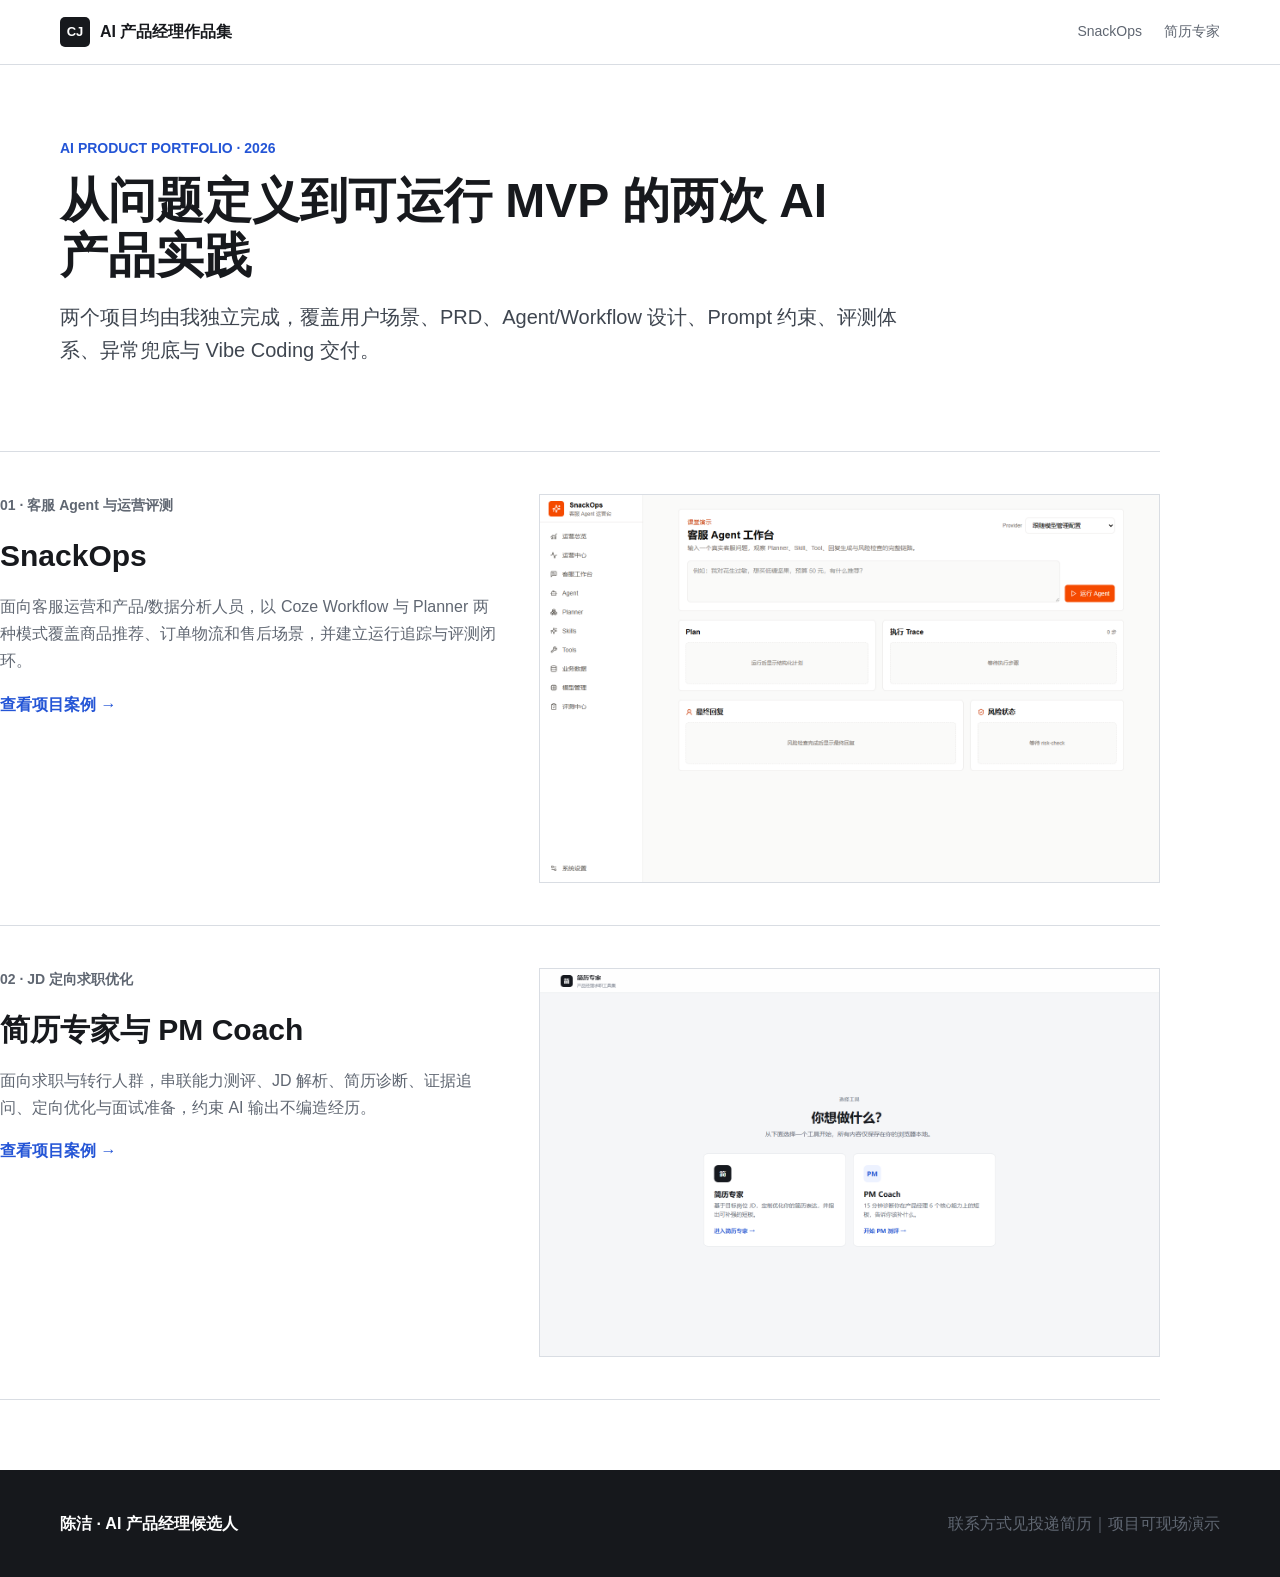
<file: index.html>
<!doctype html>
<html lang="zh-CN">
<head>
  <meta charset="utf-8">
  <meta name="viewport" content="width=device-width, initial-scale=1">
  <meta name="description" content="陈洁的 AI 产品经理项目作品集，包含电商客服 Agent 与基于目标 JD 的求职优化 Agent。">
  <title>陈洁｜AI 产品经理项目作品集</title>
  <link rel="stylesheet" href="assets/styles.css">
</head>
<body data-project="resume">
  <a class="skip-link" href="#main">跳到主要内容</a>
  <header class="site-header">
    <nav class="nav" aria-label="主要导航">
      <a class="brand" href="./"><span class="brand-mark">CJ</span><span>AI 产品经理作品集</span></a>
      <div class="nav-links">
        <a href="snackops/">SnackOps</a>
        <a href="resume-expert/">简历专家</a>
      </div>
    </nav>
  </header>

  <main id="main">
    <section class="index-head">
      <div class="container">
        <p class="eyebrow">AI PRODUCT PORTFOLIO · 2026</p>
        <h1>从问题定义到可运行 MVP 的两次 AI 产品实践</h1>
        <p class="lead">两个项目均由我独立完成，覆盖用户场景、PRD、Agent/Workflow 设计、Prompt 约束、评测体系、异常兜底与 Vibe Coding 交付。</p>
      </div>
    </section>

    <section class="container project-list" aria-label="项目列表">
      <a class="project-row" href="snackops/">
        <div>
          <p class="eyebrow">01 · 客服 Agent 与运营评测</p>
          <h2>SnackOps</h2>
          <p>面向客服运营和产品/数据分析人员，以 Coze Workflow 与 Planner 两种模式覆盖商品推荐、订单物流和售后场景，并建立运行追踪与评测闭环。</p>
          <span class="text-link">查看项目案例 →</span>
        </div>
        <img src="assets/snackops-workbench.png" alt="SnackOps 客服 Agent 工作台">
      </a>

      <a class="project-row" href="resume-expert/">
        <div>
          <p class="eyebrow">02 · JD 定向求职优化</p>
          <h2>简历专家与 PM Coach</h2>
          <p>面向求职与转行人群，串联能力测评、JD 解析、简历诊断、证据追问、定向优化与面试准备，约束 AI 输出不编造经历。</p>
          <span class="text-link">查看项目案例 →</span>
        </div>
        <img src="assets/resume-home.png" alt="简历专家与 PM Coach 产品首页">
      </a>
    </section>
  </main>

  <footer class="footer">
    <div class="container"><strong>陈洁 · AI 产品经理候选人</strong><span>联系方式见投递简历｜项目可现场演示</span></div>
  </footer>
</body>
</html>
</file>
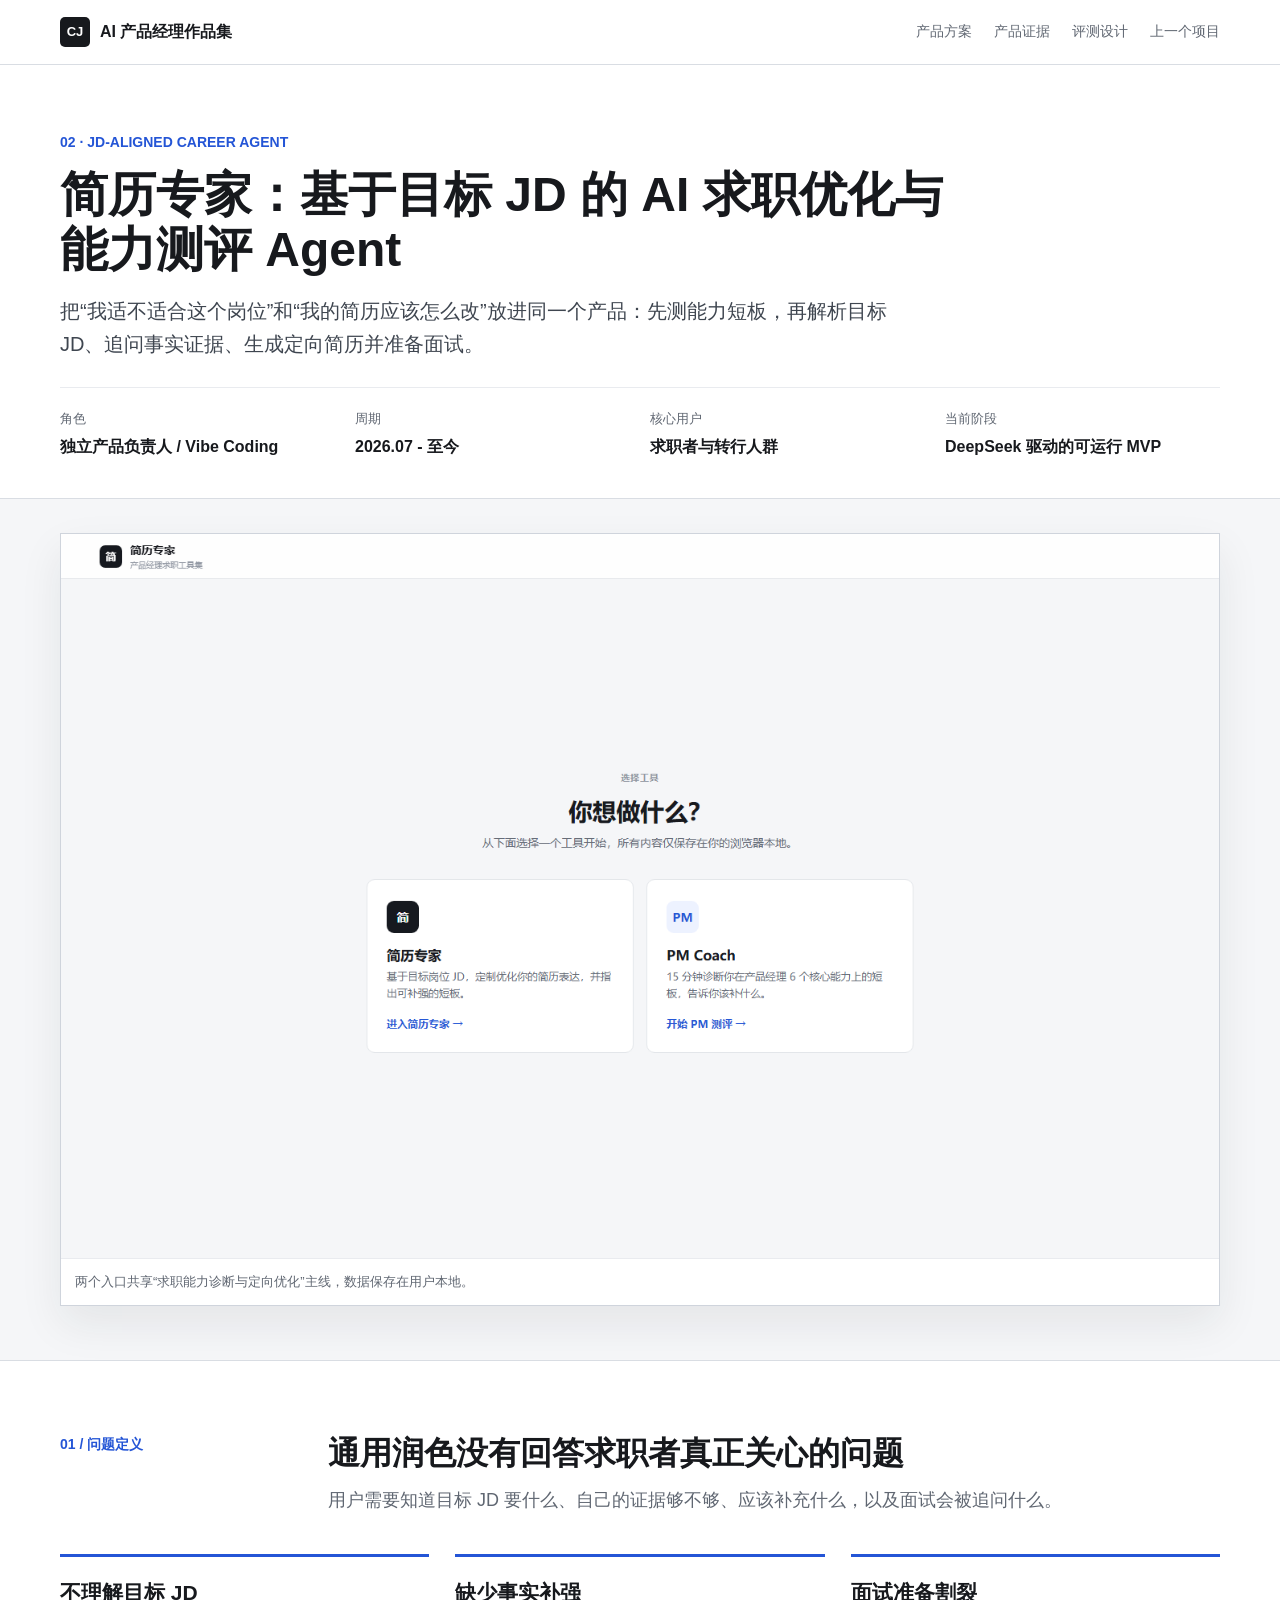
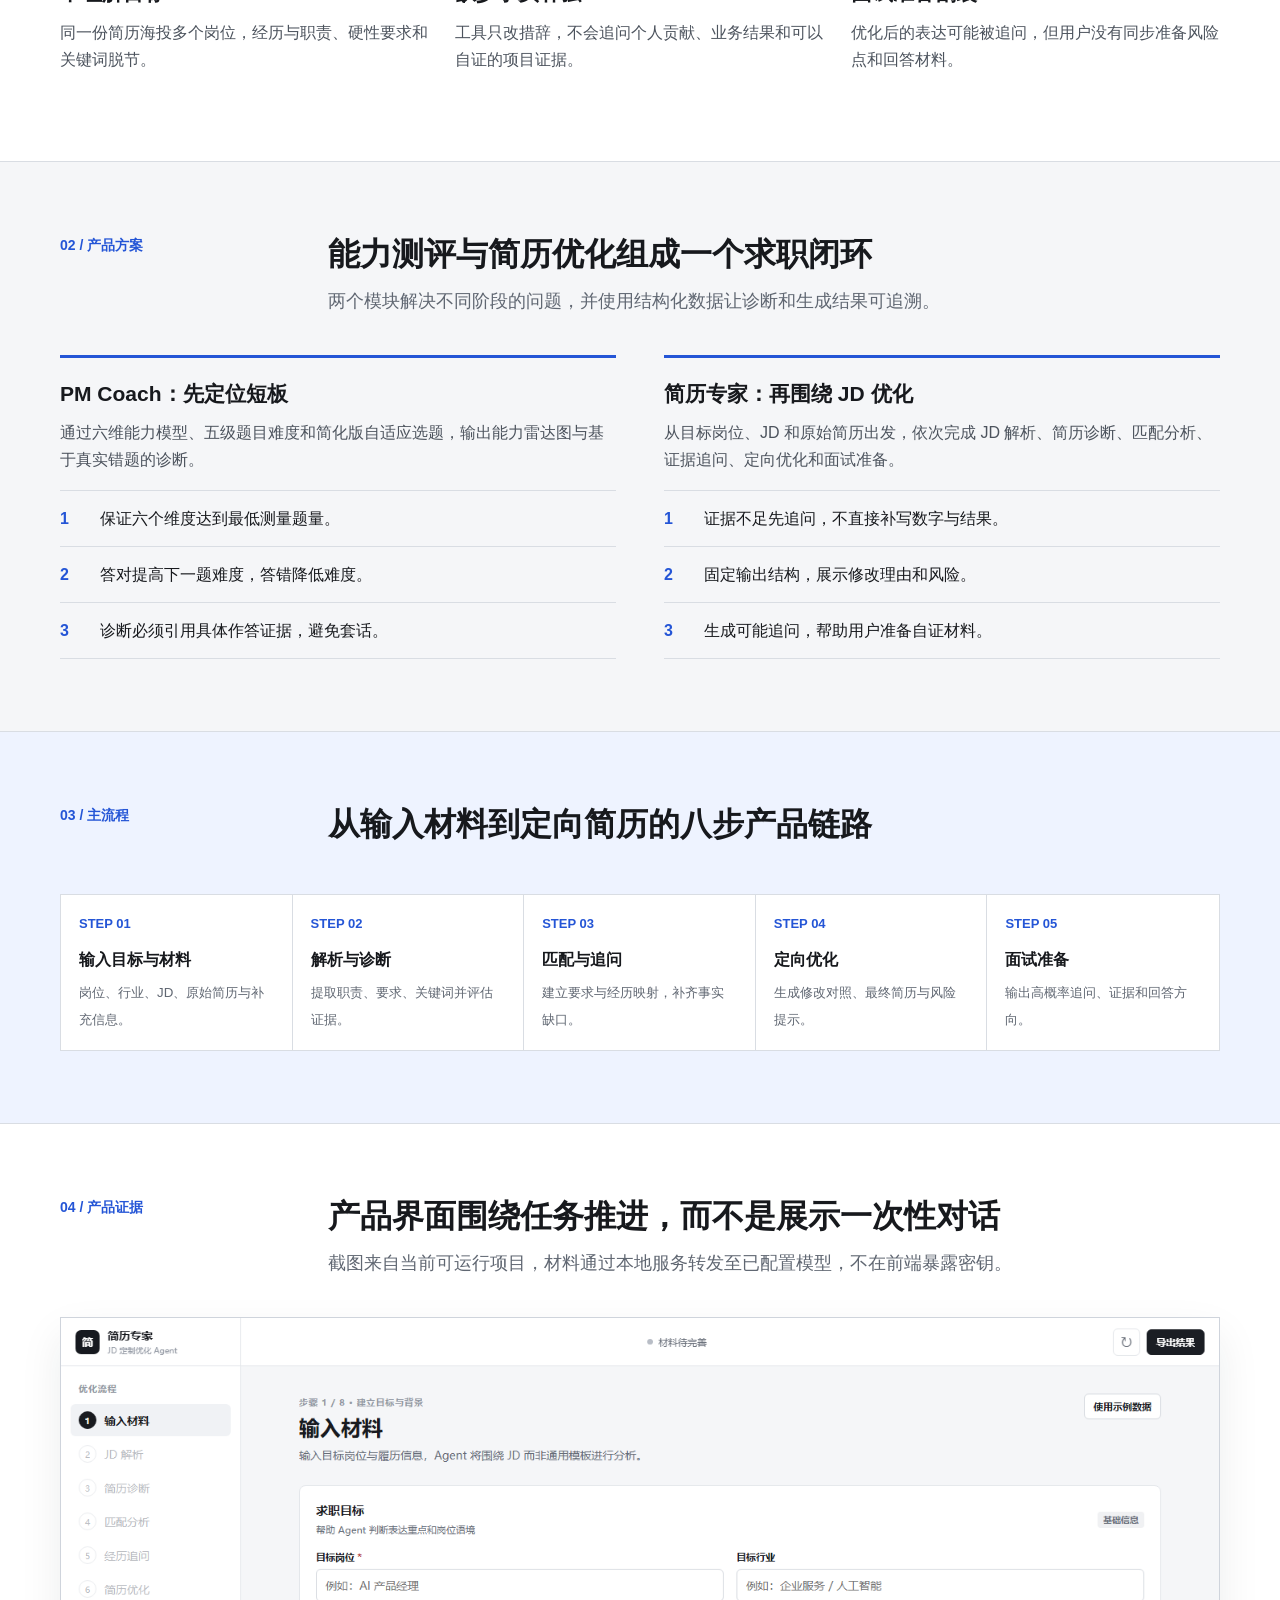
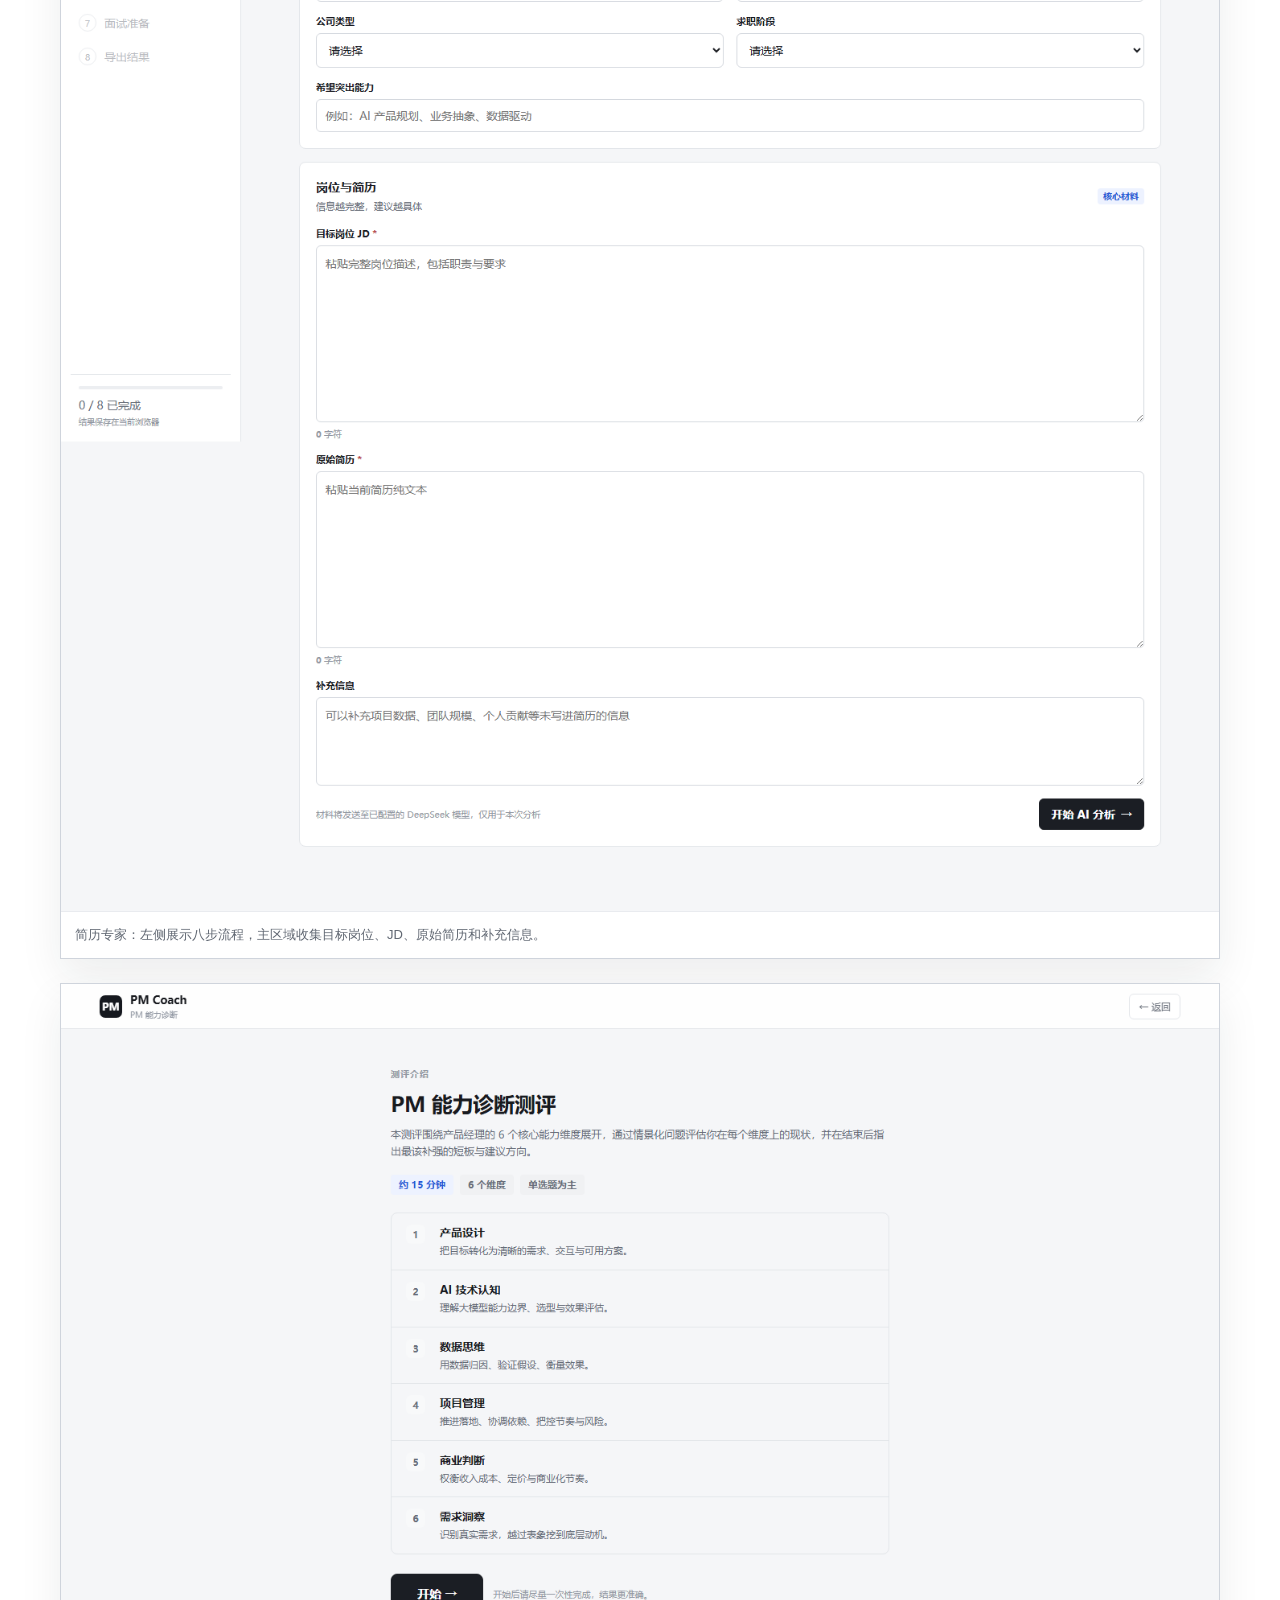
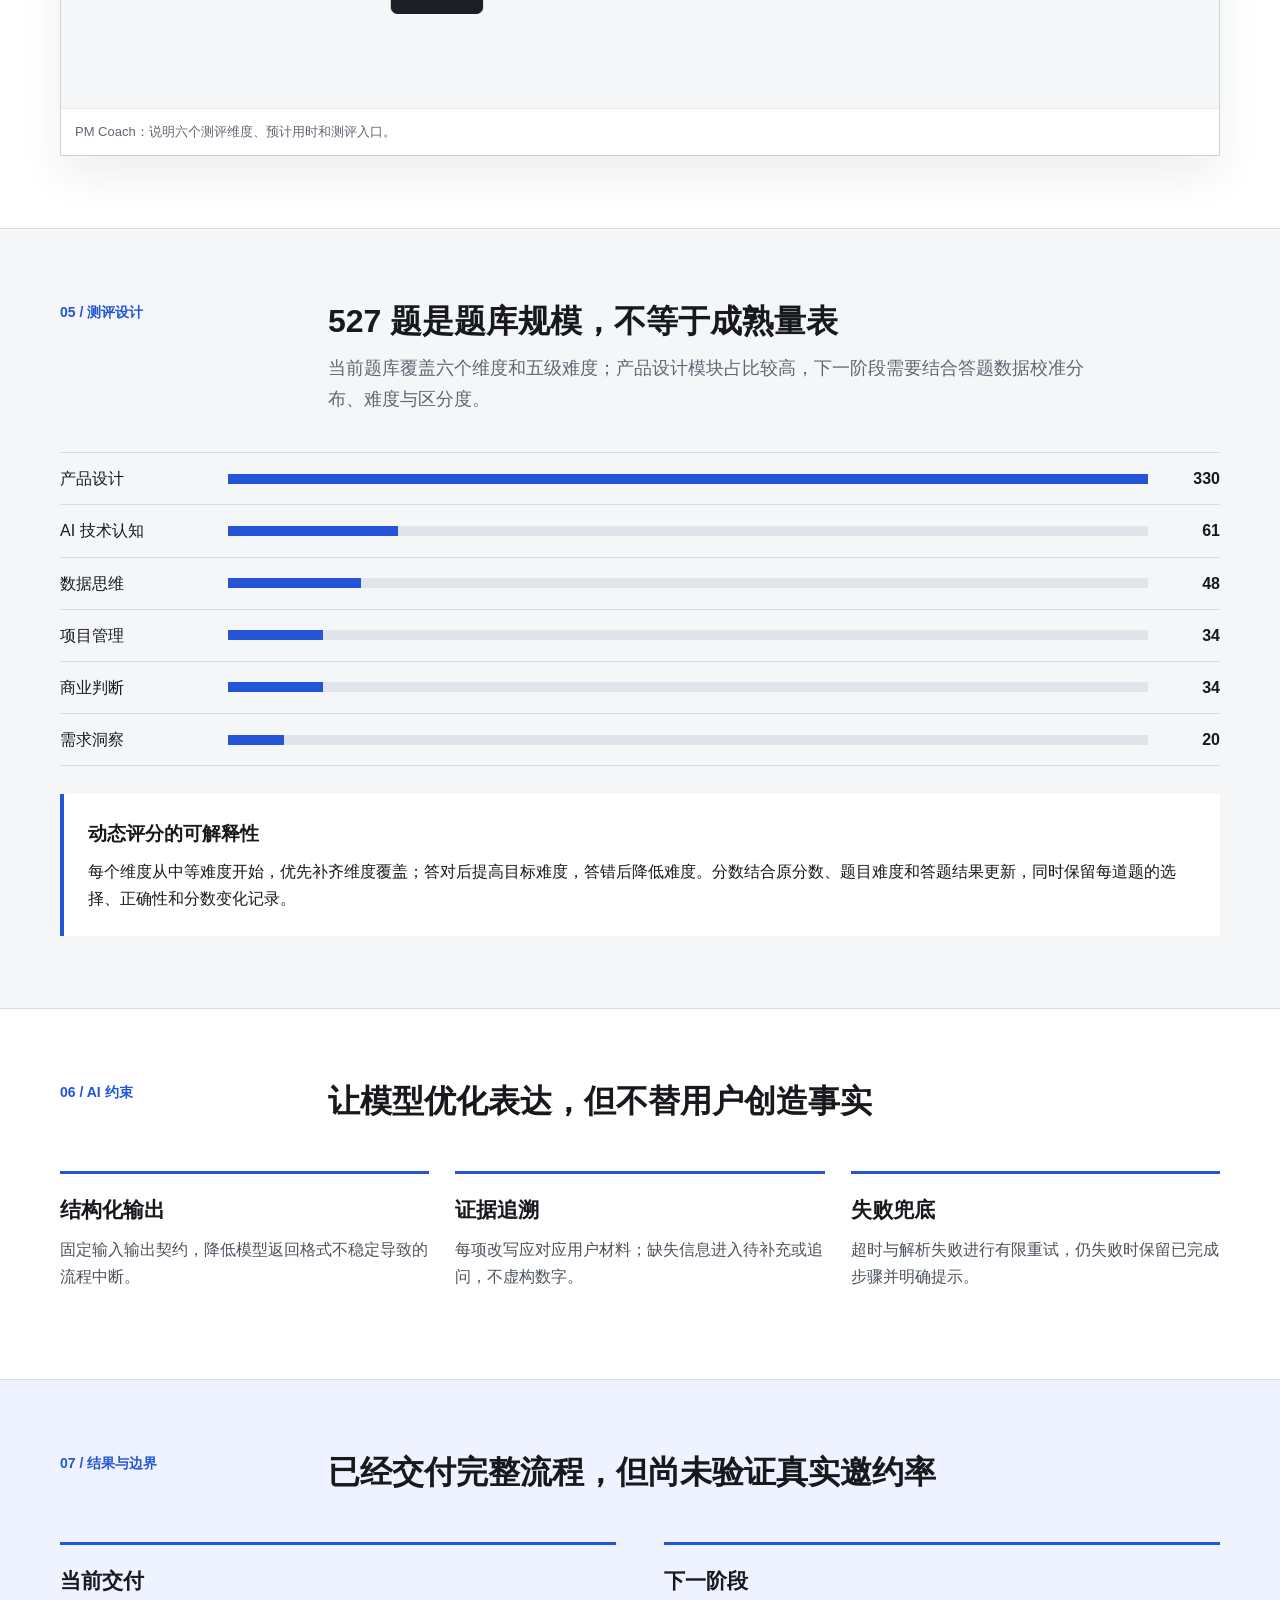
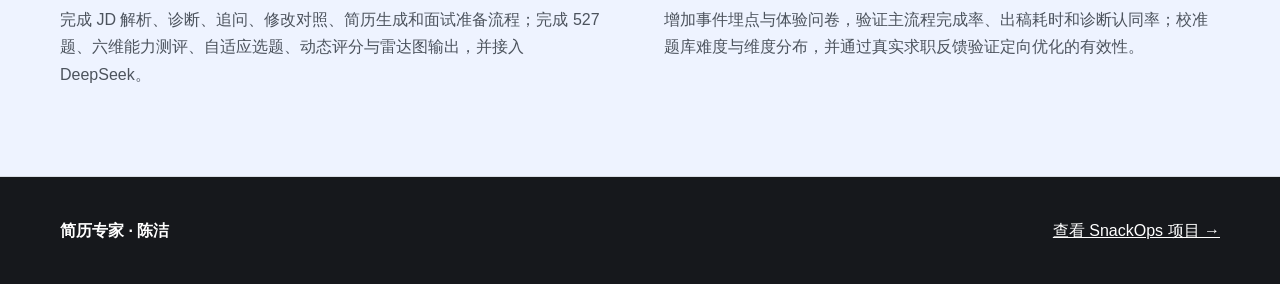
<file: resume-expert/index.html>
<!doctype html>
<html lang="zh-CN">
<head>
  <meta charset="utf-8">
  <meta name="viewport" content="width=device-width, initial-scale=1">
  <meta name="description" content="基于目标 JD 的 AI 求职优化与能力测评 Agent 项目案例。">
  <title>简历专家｜AI 产品经理项目作品集</title>
  <link rel="stylesheet" href="../assets/styles.css">
</head>
<body data-project="resume">
  <a class="skip-link" href="#main">跳到主要内容</a>
  <header class="site-header">
    <nav class="nav" aria-label="主要导航">
      <a class="brand" href="../"><span class="brand-mark">CJ</span><span>AI 产品经理作品集</span></a>
      <div class="nav-links">
        <a href="#solution">产品方案</a>
        <a href="#evidence">产品证据</a>
        <a href="#evaluation">评测设计</a>
        <a href="../snackops/">上一个项目</a>
      </div>
    </nav>
  </header>

  <main id="main">
    <header class="project-head">
      <div class="container">
        <p class="eyebrow">02 · JD-ALIGNED CAREER AGENT</p>
        <h1>简历专家：基于目标 JD 的 AI 求职优化与能力测评 Agent</h1>
        <p class="lead">把“我适不适合这个岗位”和“我的简历应该怎么改”放进同一个产品：先测能力短板，再解析目标 JD、追问事实证据、生成定向简历并准备面试。</p>
        <dl class="project-meta">
          <div><dt>角色</dt><dd>独立产品负责人 / Vibe Coding</dd></div>
          <div><dt>周期</dt><dd>2026.07 - 至今</dd></div>
          <div><dt>核心用户</dt><dd>求职者与转行人群</dd></div>
          <div><dt>当前阶段</dt><dd>DeepSeek 驱动的可运行 MVP</dd></div>
        </dl>
      </div>
    </header>

    <section class="hero-media">
      <div class="container">
        <figure class="shot">
          <img class="zoomable" src="../assets/resume-home.png" alt="简历专家与 PM Coach 产品首页">
          <figcaption>两个入口共享“求职能力诊断与定向优化”主线，数据保存在用户本地。</figcaption>
        </figure>
      </div>
    </section>

    <section class="section">
      <div class="container">
        <div class="section-head">
          <div class="section-index">01 / 问题定义</div>
          <div><h2>通用润色没有回答求职者真正关心的问题</h2><p class="section-intro">用户需要知道目标 JD 要什么、自己的证据够不够、应该补充什么，以及面试会被追问什么。</p></div>
        </div>
        <div class="three-col">
          <article class="content-block"><h3>不理解目标 JD</h3><p>同一份简历海投多个岗位，经历与职责、硬性要求和关键词脱节。</p></article>
          <article class="content-block"><h3>缺少事实补强</h3><p>工具只改措辞，不会追问个人贡献、业务结果和可以自证的项目证据。</p></article>
          <article class="content-block"><h3>面试准备割裂</h3><p>优化后的表达可能被追问，但用户没有同步准备风险点和回答材料。</p></article>
        </div>
      </div>
    </section>

    <section class="section alt" id="solution">
      <div class="container">
        <div class="section-head">
          <div class="section-index">02 / 产品方案</div>
          <div><h2>能力测评与简历优化组成一个求职闭环</h2><p class="section-intro">两个模块解决不同阶段的问题，并使用结构化数据让诊断和生成结果可追溯。</p></div>
        </div>
        <div class="two-col">
          <article class="content-block">
            <h3>PM Coach：先定位短板</h3>
            <p>通过六维能力模型、五级题目难度和简化版自适应选题，输出能力雷达图与基于真实错题的诊断。</p>
            <ul class="plain-list">
              <li><b>1</b><span>保证六个维度达到最低测量题量。</span></li>
              <li><b>2</b><span>答对提高下一题难度，答错降低难度。</span></li>
              <li><b>3</b><span>诊断必须引用具体作答证据，避免套话。</span></li>
            </ul>
          </article>
          <article class="content-block">
            <h3>简历专家：再围绕 JD 优化</h3>
            <p>从目标岗位、JD 和原始简历出发，依次完成 JD 解析、简历诊断、匹配分析、证据追问、定向优化和面试准备。</p>
            <ul class="plain-list">
              <li><b>1</b><span>证据不足先追问，不直接补写数字与结果。</span></li>
              <li><b>2</b><span>固定输出结构，展示修改理由和风险。</span></li>
              <li><b>3</b><span>生成可能追问，帮助用户准备自证材料。</span></li>
            </ul>
          </article>
        </div>
      </div>
    </section>

    <section class="section tint">
      <div class="container">
        <div class="section-head">
          <div class="section-index">03 / 主流程</div>
          <div><h2>从输入材料到定向简历的八步产品链路</h2></div>
        </div>
        <ol class="flow">
          <li><span>STEP 01</span><strong>输入目标与材料</strong><small>岗位、行业、JD、原始简历与补充信息。</small></li>
          <li><span>STEP 02</span><strong>解析与诊断</strong><small>提取职责、要求、关键词并评估证据。</small></li>
          <li><span>STEP 03</span><strong>匹配与追问</strong><small>建立要求与经历映射，补齐事实缺口。</small></li>
          <li><span>STEP 04</span><strong>定向优化</strong><small>生成修改对照、最终简历与风险提示。</small></li>
          <li><span>STEP 05</span><strong>面试准备</strong><small>输出高概率追问、证据和回答方向。</small></li>
        </ol>
      </div>
    </section>

    <section class="section" id="evidence">
      <div class="container">
        <div class="section-head">
          <div class="section-index">04 / 产品证据</div>
          <div><h2>产品界面围绕任务推进，而不是展示一次性对话</h2><p class="section-intro">截图来自当前可运行项目，材料通过本地服务转发至已配置模型，不在前端暴露密钥。</p></div>
        </div>
        <div class="evidence-grid">
          <figure class="shot wide"><img class="zoomable" src="../assets/resume-jd.png" alt="简历专家 JD 定向优化输入页面"><figcaption>简历专家：左侧展示八步流程，主区域收集目标岗位、JD、原始简历和补充信息。</figcaption></figure>
          <figure class="shot wide"><img class="zoomable" src="../assets/resume-coach.png" alt="PM Coach 六维能力测评介绍页面"><figcaption>PM Coach：说明六个测评维度、预计用时和测评入口。</figcaption></figure>
        </div>
      </div>
    </section>

    <section class="section alt" id="evaluation">
      <div class="container">
        <div class="section-head">
          <div class="section-index">05 / 测评设计</div>
          <div><h2>527 题是题库规模，不等于成熟量表</h2><p class="section-intro">当前题库覆盖六个维度和五级难度；产品设计模块占比较高，下一阶段需要结合答题数据校准分布、难度与区分度。</p></div>
        </div>
        <div class="bars" aria-label="当前题库维度分布">
          <div class="bar-row"><span>产品设计</span><div class="bar-track"><div class="bar-fill" style="width:100%"></div></div><strong>330</strong></div>
          <div class="bar-row"><span>AI 技术认知</span><div class="bar-track"><div class="bar-fill" style="width:18.5%"></div></div><strong>61</strong></div>
          <div class="bar-row"><span>数据思维</span><div class="bar-track"><div class="bar-fill" style="width:14.5%"></div></div><strong>48</strong></div>
          <div class="bar-row"><span>项目管理</span><div class="bar-track"><div class="bar-fill" style="width:10.3%"></div></div><strong>34</strong></div>
          <div class="bar-row"><span>商业判断</span><div class="bar-track"><div class="bar-fill" style="width:10.3%"></div></div><strong>34</strong></div>
          <div class="bar-row"><span>需求洞察</span><div class="bar-track"><div class="bar-fill" style="width:6.1%"></div></div><strong>20</strong></div>
        </div>
        <div class="callout"><h3>动态评分的可解释性</h3><p>每个维度从中等难度开始，优先补齐维度覆盖；答对后提高目标难度，答错后降低难度。分数结合原分数、题目难度和答题结果更新，同时保留每道题的选择、正确性和分数变化记录。</p></div>
      </div>
    </section>

    <section class="section">
      <div class="container">
        <div class="section-head">
          <div class="section-index">06 / AI 约束</div>
          <div><h2>让模型优化表达，但不替用户创造事实</h2></div>
        </div>
        <div class="three-col">
          <article class="content-block"><h3>结构化输出</h3><p>固定输入输出契约，降低模型返回格式不稳定导致的流程中断。</p></article>
          <article class="content-block"><h3>证据追溯</h3><p>每项改写应对应用户材料；缺失信息进入待补充或追问，不虚构数字。</p></article>
          <article class="content-block"><h3>失败兜底</h3><p>超时与解析失败进行有限重试，仍失败时保留已完成步骤并明确提示。</p></article>
        </div>
      </div>
    </section>

    <section class="section tint">
      <div class="container">
        <div class="section-head">
          <div class="section-index">07 / 结果与边界</div>
          <div><h2>已经交付完整流程，但尚未验证真实邀约率</h2></div>
        </div>
        <div class="two-col">
          <article class="content-block"><h3>当前交付</h3><p>完成 JD 解析、诊断、追问、修改对照、简历生成和面试准备流程；完成 527 题、六维能力测评、自适应选题、动态评分与雷达图输出，并接入 DeepSeek。</p></article>
          <article class="content-block"><h3>下一阶段</h3><p>增加事件埋点与体验问卷，验证主流程完成率、出稿耗时和诊断认同率；校准题库难度与维度分布，并通过真实求职反馈验证定向优化的有效性。</p></article>
        </div>
      </div>
    </section>
  </main>

  <footer class="footer"><div class="container"><strong>简历专家 · 陈洁</strong><span><a href="../snackops/">查看 SnackOps 项目 →</a></span></div></footer>
  <div class="lightbox" role="dialog" aria-modal="true" aria-label="图片预览"><button class="lightbox-close" type="button" aria-label="关闭图片预览">×</button><img alt=""></div>
  <script src="../assets/script.js"></script>
</body>
</html>
</file>
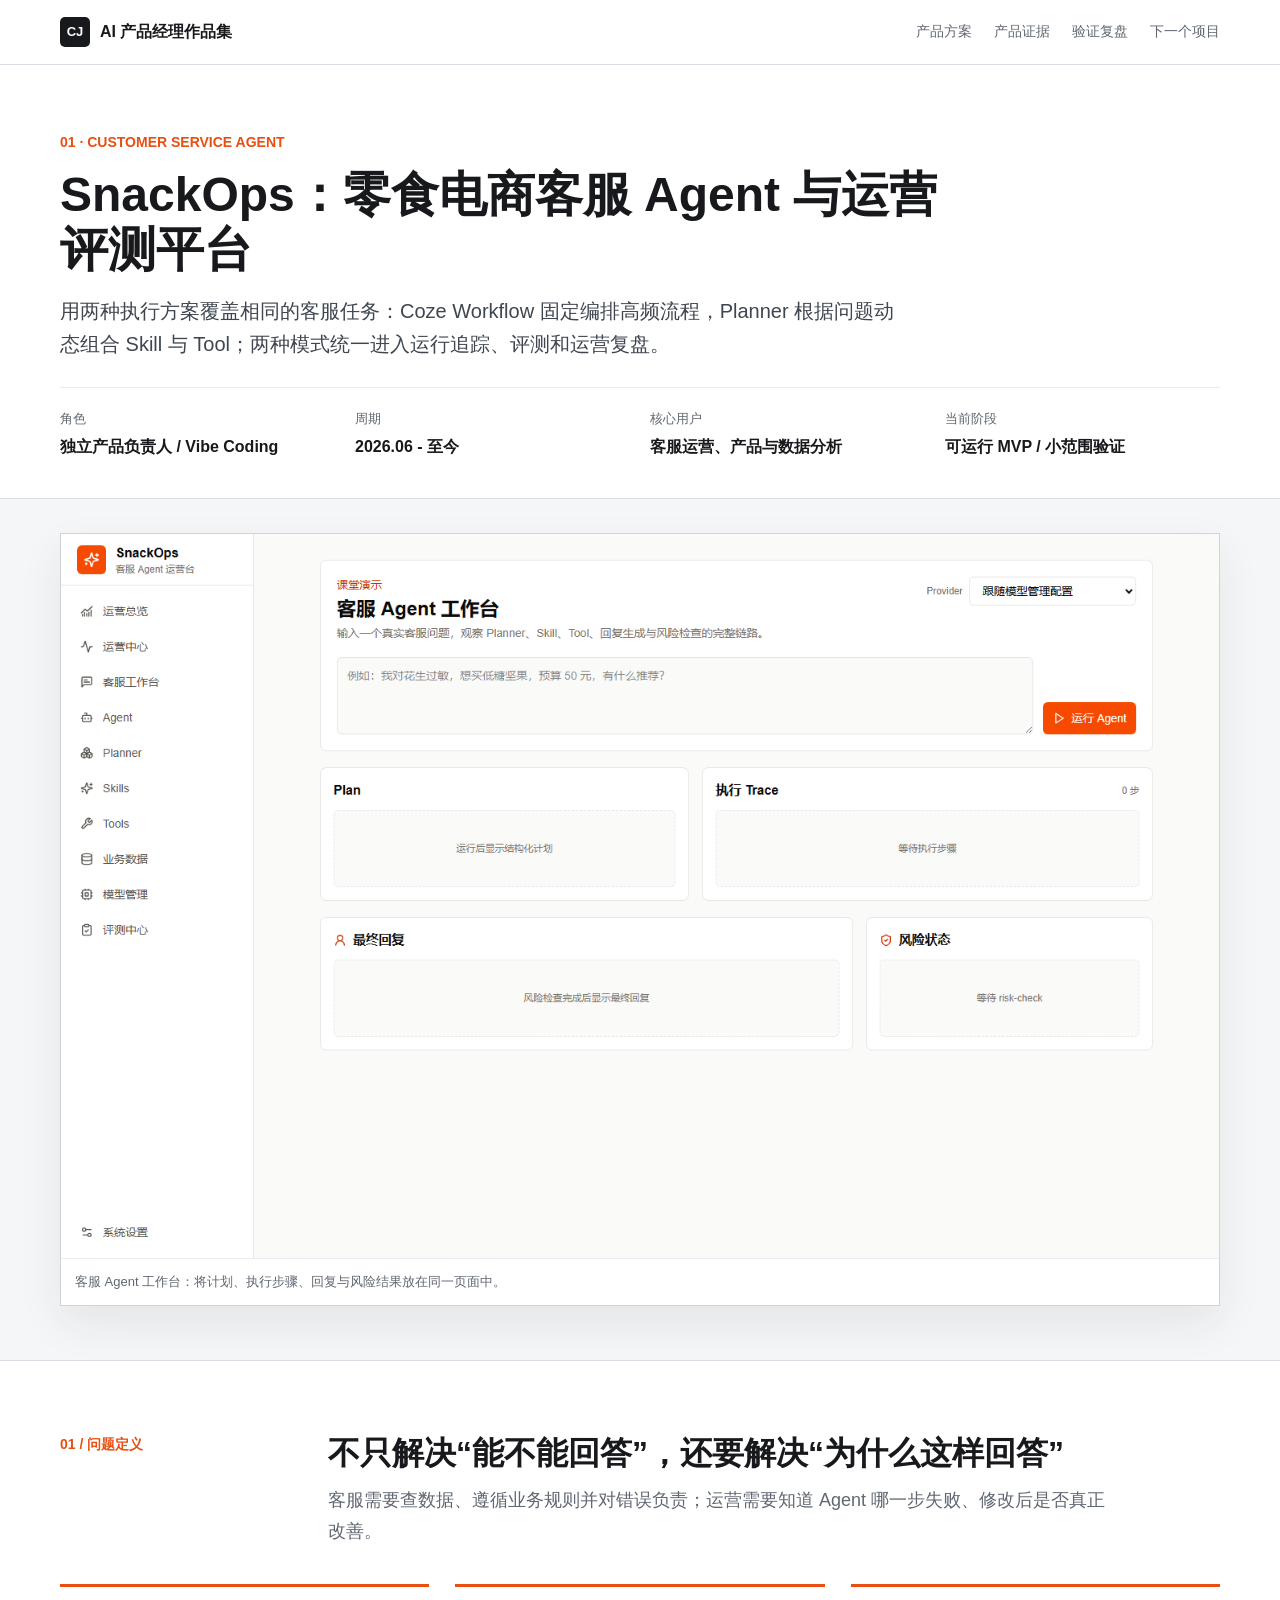
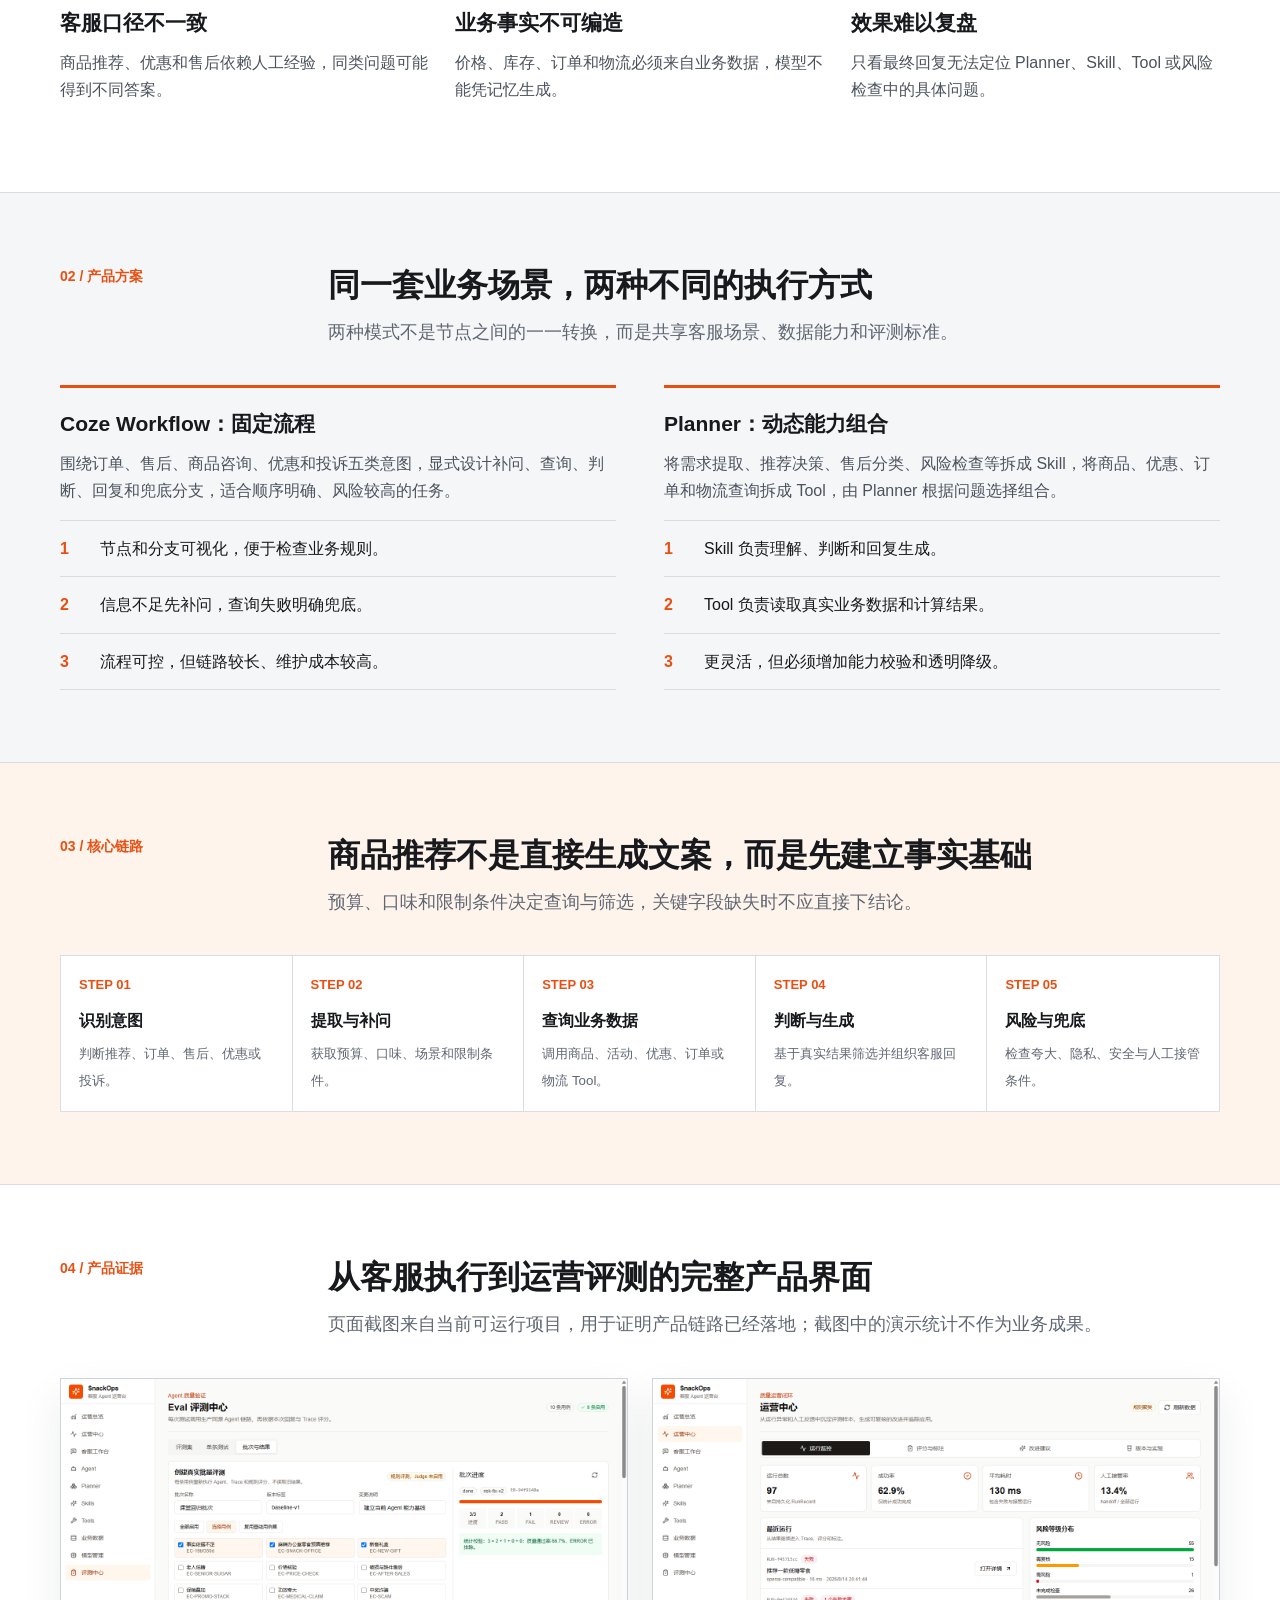
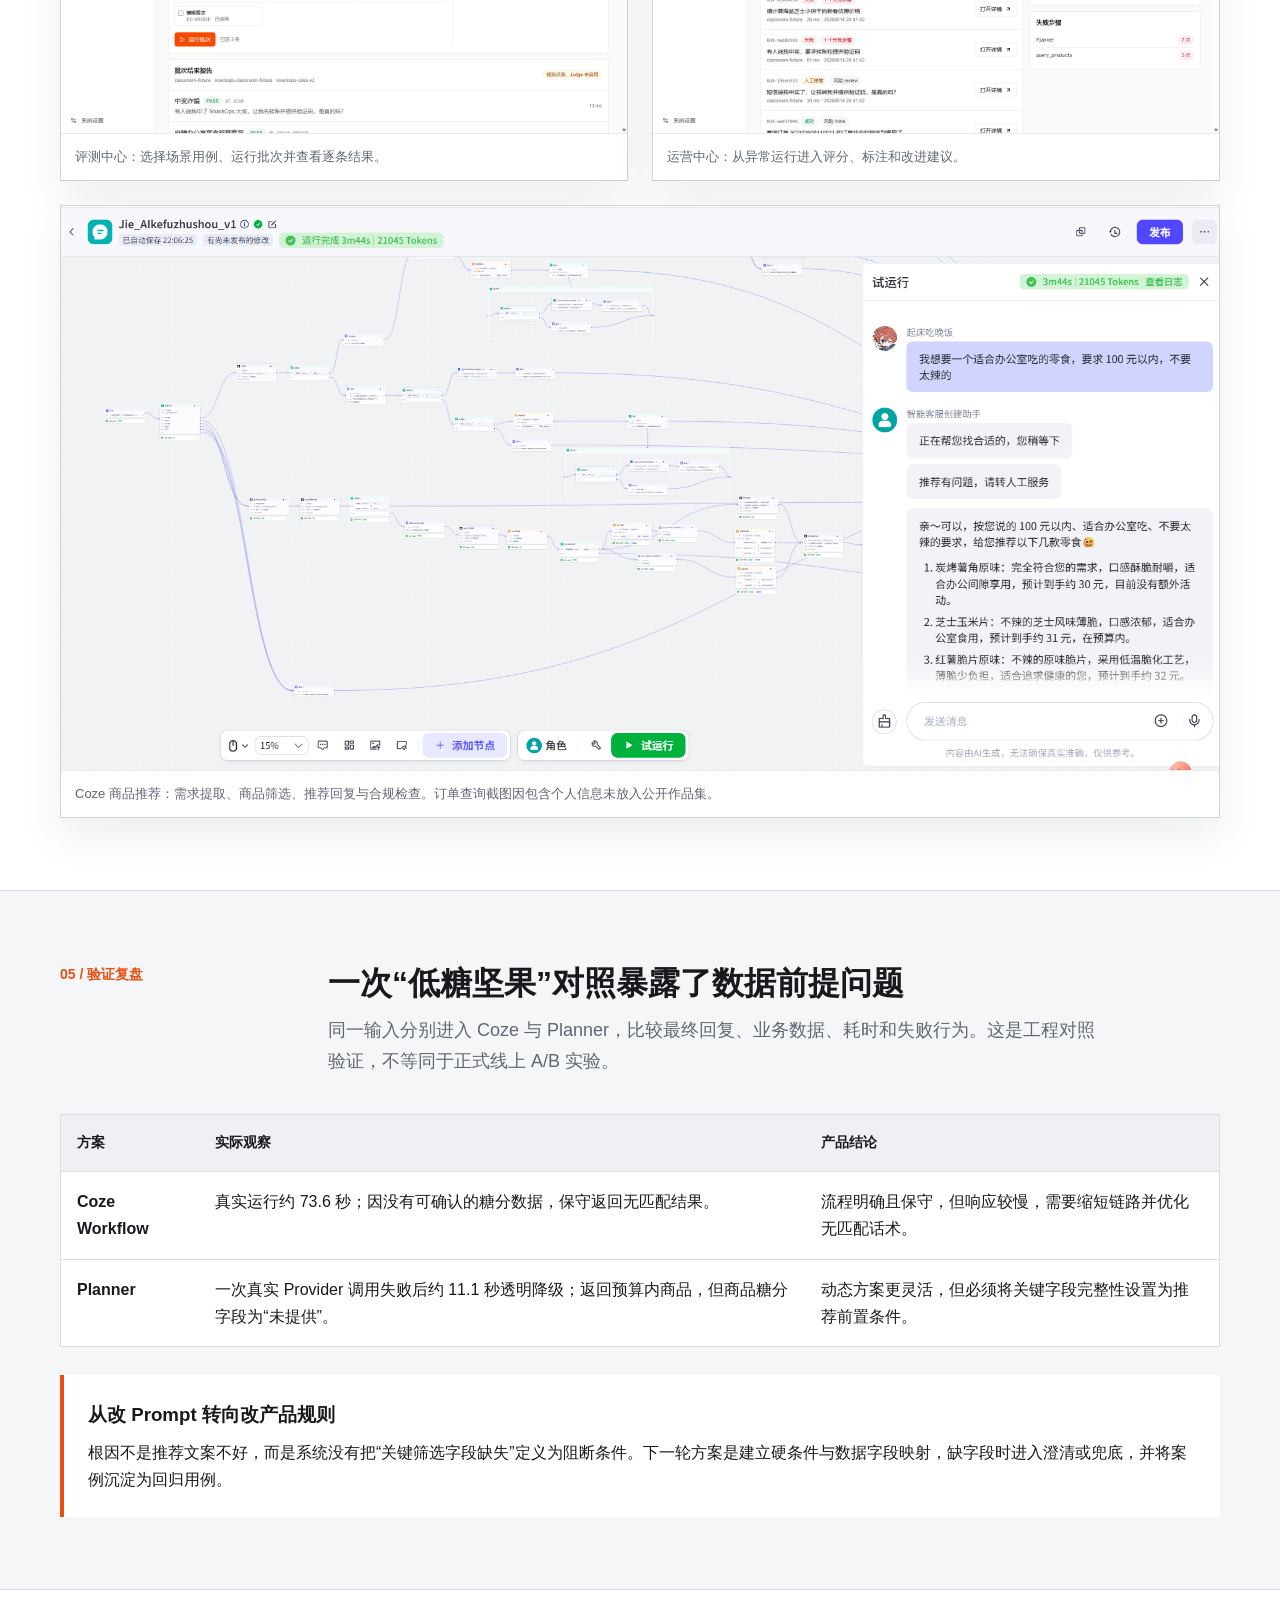
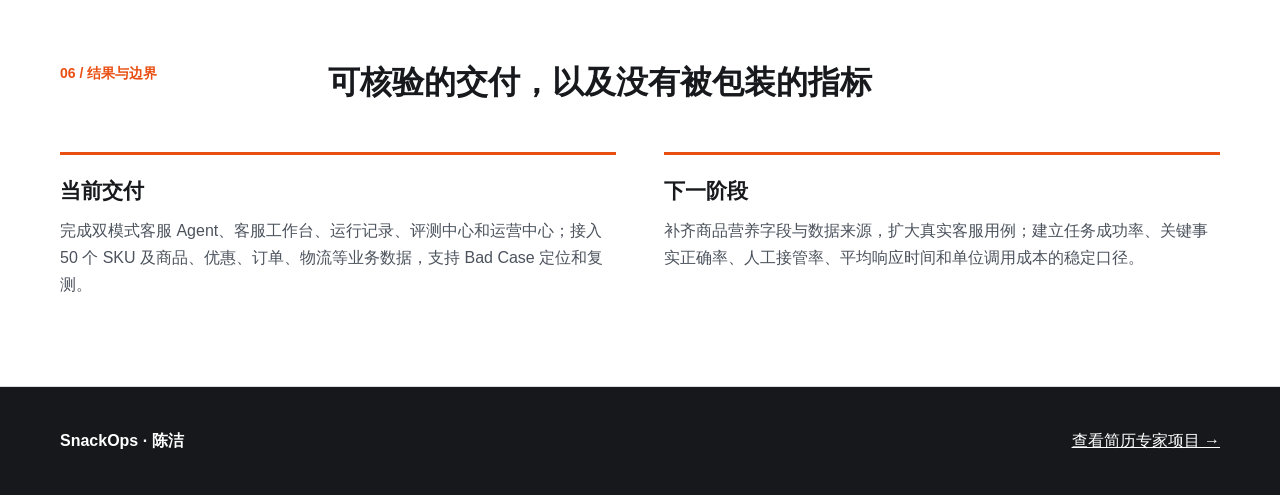
<file: snackops/index.html>
<!doctype html>
<html lang="zh-CN">
<head>
  <meta charset="utf-8">
  <meta name="viewport" content="width=device-width, initial-scale=1">
  <meta name="description" content="SnackOps 零食电商客服 Agent 与运营评测平台项目案例。">
  <title>SnackOps｜AI 产品经理项目作品集</title>
  <link rel="stylesheet" href="../assets/styles.css">
</head>
<body data-project="snackops">
  <a class="skip-link" href="#main">跳到主要内容</a>
  <header class="site-header">
    <nav class="nav" aria-label="主要导航">
      <a class="brand" href="../"><span class="brand-mark">CJ</span><span>AI 产品经理作品集</span></a>
      <div class="nav-links">
        <a href="#solution">产品方案</a>
        <a href="#evidence">产品证据</a>
        <a href="#validation">验证复盘</a>
        <a href="../resume-expert/">下一个项目</a>
      </div>
    </nav>
  </header>

  <main id="main">
    <header class="project-head">
      <div class="container">
        <p class="eyebrow">01 · CUSTOMER SERVICE AGENT</p>
        <h1>SnackOps：零食电商客服 Agent 与运营评测平台</h1>
        <p class="lead">用两种执行方案覆盖相同的客服任务：Coze Workflow 固定编排高频流程，Planner 根据问题动态组合 Skill 与 Tool；两种模式统一进入运行追踪、评测和运营复盘。</p>
        <dl class="project-meta">
          <div><dt>角色</dt><dd>独立产品负责人 / Vibe Coding</dd></div>
          <div><dt>周期</dt><dd>2026.06 - 至今</dd></div>
          <div><dt>核心用户</dt><dd>客服运营、产品与数据分析</dd></div>
          <div><dt>当前阶段</dt><dd>可运行 MVP / 小范围验证</dd></div>
        </dl>
      </div>
    </header>

    <section class="hero-media">
      <div class="container">
        <figure class="shot">
          <img class="zoomable" src="../assets/snackops-workbench.png" alt="SnackOps 客服 Agent 工作台，包含输入、计划、执行链路、最终回复和风险状态">
          <figcaption>客服 Agent 工作台：将计划、执行步骤、回复与风险结果放在同一页面中。</figcaption>
        </figure>
      </div>
    </section>

    <section class="section" id="problem">
      <div class="container">
        <div class="section-head">
          <div class="section-index">01 / 问题定义</div>
          <div><h2>不只解决“能不能回答”，还要解决“为什么这样回答”</h2><p class="section-intro">客服需要查数据、遵循业务规则并对错误负责；运营需要知道 Agent 哪一步失败、修改后是否真正改善。</p></div>
        </div>
        <div class="three-col">
          <article class="content-block"><h3>客服口径不一致</h3><p>商品推荐、优惠和售后依赖人工经验，同类问题可能得到不同答案。</p></article>
          <article class="content-block"><h3>业务事实不可编造</h3><p>价格、库存、订单和物流必须来自业务数据，模型不能凭记忆生成。</p></article>
          <article class="content-block"><h3>效果难以复盘</h3><p>只看最终回复无法定位 Planner、Skill、Tool 或风险检查中的具体问题。</p></article>
        </div>
      </div>
    </section>

    <section class="section alt" id="solution">
      <div class="container">
        <div class="section-head">
          <div class="section-index">02 / 产品方案</div>
          <div><h2>同一套业务场景，两种不同的执行方式</h2><p class="section-intro">两种模式不是节点之间的一一转换，而是共享客服场景、数据能力和评测标准。</p></div>
        </div>
        <div class="two-col">
          <article class="content-block">
            <h3>Coze Workflow：固定流程</h3>
            <p>围绕订单、售后、商品咨询、优惠和投诉五类意图，显式设计补问、查询、判断、回复和兜底分支，适合顺序明确、风险较高的任务。</p>
            <ul class="plain-list">
              <li><b>1</b><span>节点和分支可视化，便于检查业务规则。</span></li>
              <li><b>2</b><span>信息不足先补问，查询失败明确兜底。</span></li>
              <li><b>3</b><span>流程可控，但链路较长、维护成本较高。</span></li>
            </ul>
          </article>
          <article class="content-block">
            <h3>Planner：动态能力组合</h3>
            <p>将需求提取、推荐决策、售后分类、风险检查等拆成 Skill，将商品、优惠、订单和物流查询拆成 Tool，由 Planner 根据问题选择组合。</p>
            <ul class="plain-list">
              <li><b>1</b><span>Skill 负责理解、判断和回复生成。</span></li>
              <li><b>2</b><span>Tool 负责读取真实业务数据和计算结果。</span></li>
              <li><b>3</b><span>更灵活，但必须增加能力校验和透明降级。</span></li>
            </ul>
          </article>
        </div>
      </div>
    </section>

    <section class="section tint">
      <div class="container">
        <div class="section-head">
          <div class="section-index">03 / 核心链路</div>
          <div><h2>商品推荐不是直接生成文案，而是先建立事实基础</h2><p class="section-intro">预算、口味和限制条件决定查询与筛选，关键字段缺失时不应直接下结论。</p></div>
        </div>
        <ol class="flow">
          <li><span>STEP 01</span><strong>识别意图</strong><small>判断推荐、订单、售后、优惠或投诉。</small></li>
          <li><span>STEP 02</span><strong>提取与补问</strong><small>获取预算、口味、场景和限制条件。</small></li>
          <li><span>STEP 03</span><strong>查询业务数据</strong><small>调用商品、活动、优惠、订单或物流 Tool。</small></li>
          <li><span>STEP 04</span><strong>判断与生成</strong><small>基于真实结果筛选并组织客服回复。</small></li>
          <li><span>STEP 05</span><strong>风险与兜底</strong><small>检查夸大、隐私、安全与人工接管条件。</small></li>
        </ol>
      </div>
    </section>

    <section class="section" id="evidence">
      <div class="container">
        <div class="section-head">
          <div class="section-index">04 / 产品证据</div>
          <div><h2>从客服执行到运营评测的完整产品界面</h2><p class="section-intro">页面截图来自当前可运行项目，用于证明产品链路已经落地；截图中的演示统计不作为业务成果。</p></div>
        </div>
        <div class="evidence-grid">
          <figure class="shot"><img class="zoomable" src="../assets/snackops-evals.png" alt="SnackOps 评测中心批次结果页面"><figcaption>评测中心：选择场景用例、运行批次并查看逐条结果。</figcaption></figure>
          <figure class="shot"><img class="zoomable" src="../assets/snackops-ops.png" alt="SnackOps 运营中心运行监控页面"><figcaption>运营中心：从异常运行进入评分、标注和改进建议。</figcaption></figure>
          <figure class="shot wide"><img class="zoomable" src="../assets/coze-recommend.png" alt="Coze 商品推荐工作流真实运行截图"><figcaption>Coze 商品推荐：需求提取、商品筛选、推荐回复与合规检查。订单查询截图因包含个人信息未放入公开作品集。</figcaption></figure>
        </div>
      </div>
    </section>

    <section class="section alt" id="validation">
      <div class="container">
        <div class="section-head">
          <div class="section-index">05 / 验证复盘</div>
          <div><h2>一次“低糖坚果”对照暴露了数据前提问题</h2><p class="section-intro">同一输入分别进入 Coze 与 Planner，比较最终回复、业务数据、耗时和失败行为。这是工程对照验证，不等同于正式线上 A/B 实验。</p></div>
        </div>
        <table class="compare">
          <thead><tr><th>方案</th><th>实际观察</th><th>产品结论</th></tr></thead>
          <tbody>
            <tr><td><strong>Coze Workflow</strong></td><td>真实运行约 73.6 秒；因没有可确认的糖分数据，保守返回无匹配结果。</td><td>流程明确且保守，但响应较慢，需要缩短链路并优化无匹配话术。</td></tr>
            <tr><td><strong>Planner</strong></td><td>一次真实 Provider 调用失败后约 11.1 秒透明降级；返回预算内商品，但商品糖分字段为“未提供”。</td><td>动态方案更灵活，但必须将关键字段完整性设置为推荐前置条件。</td></tr>
          </tbody>
        </table>
        <div class="callout"><h3>从改 Prompt 转向改产品规则</h3><p>根因不是推荐文案不好，而是系统没有把“关键筛选字段缺失”定义为阻断条件。下一轮方案是建立硬条件与数据字段映射，缺字段时进入澄清或兜底，并将案例沉淀为回归用例。</p></div>
      </div>
    </section>

    <section class="section">
      <div class="container">
        <div class="section-head">
          <div class="section-index">06 / 结果与边界</div>
          <div><h2>可核验的交付，以及没有被包装的指标</h2></div>
        </div>
        <div class="two-col">
          <article class="content-block"><h3>当前交付</h3><p>完成双模式客服 Agent、客服工作台、运行记录、评测中心和运营中心；接入 50 个 SKU 及商品、优惠、订单、物流等业务数据，支持 Bad Case 定位和复测。</p></article>
          <article class="content-block"><h3>下一阶段</h3><p>补齐商品营养字段与数据来源，扩大真实客服用例；建立任务成功率、关键事实正确率、人工接管率、平均响应时间和单位调用成本的稳定口径。</p></article>
        </div>
      </div>
    </section>
  </main>

  <footer class="footer"><div class="container"><strong>SnackOps · 陈洁</strong><span><a href="../resume-expert/">查看简历专家项目 →</a></span></div></footer>
  <div class="lightbox" role="dialog" aria-modal="true" aria-label="图片预览"><button class="lightbox-close" type="button" aria-label="关闭图片预览">×</button><img alt=""></div>
  <script src="../assets/script.js"></script>
</body>
</html>
</file>
<file: assets/styles.css>
:root {
  --ink: #17191d;
  --muted: #606772;
  --line: #d9dde3;
  --soft-line: #e9ebef;
  --paper: #ffffff;
  --surface: #f5f6f8;
  --warm: #fff4ec;
  --orange: #e94f12;
  --teal: #087f73;
  --blue: #2455d6;
  --green: #1b7a45;
  --max: 1160px;
}

* { box-sizing: border-box; }

html { scroll-behavior: smooth; }

body {
  margin: 0;
  color: var(--ink);
  background: var(--paper);
  font-family: Inter, "PingFang SC", "Microsoft YaHei", Arial, sans-serif;
  font-size: 16px;
  line-height: 1.7;
  letter-spacing: 0;
}

body[data-project="snackops"] { --accent: var(--orange); --tint: var(--warm); }
body[data-project="resume"] { --accent: var(--blue); --tint: #eef3ff; }

a { color: inherit; }
img { display: block; max-width: 100%; }
button, a { -webkit-tap-highlight-color: transparent; }

.skip-link {
  position: fixed;
  left: 12px;
  top: -60px;
  z-index: 100;
  padding: 8px 12px;
  background: var(--ink);
  color: #fff;
}

.skip-link:focus { top: 12px; }

.site-header {
  position: sticky;
  top: 0;
  z-index: 20;
  border-bottom: 1px solid var(--line);
  background: rgba(255, 255, 255, 0.96);
  backdrop-filter: blur(12px);
}

.nav {
  width: min(var(--max), calc(100% - 40px));
  min-height: 64px;
  margin: 0 auto;
  display: flex;
  align-items: center;
  justify-content: space-between;
  gap: 24px;
}

.brand {
  display: inline-flex;
  align-items: center;
  gap: 10px;
  text-decoration: none;
  font-weight: 800;
}

.brand-mark {
  width: 30px;
  height: 30px;
  display: grid;
  place-items: center;
  border-radius: 5px;
  color: #fff;
  background: var(--ink);
  font-size: 13px;
}

.nav-links {
  display: flex;
  align-items: center;
  gap: 22px;
  flex-wrap: wrap;
}

.nav-links a {
  color: var(--muted);
  text-decoration: none;
  font-size: 14px;
}

.nav-links a:hover,
.nav-links a:focus-visible { color: var(--ink); }

.container {
  width: min(var(--max), calc(100% - 40px));
  margin: 0 auto;
}

.project-head {
  padding: 66px 0 38px;
  border-bottom: 1px solid var(--line);
}

.eyebrow {
  margin: 0 0 12px;
  color: var(--accent, var(--blue));
  font-size: 14px;
  font-weight: 800;
}

h1, h2, h3, p { margin-top: 0; }

h1 {
  max-width: 900px;
  margin-bottom: 18px;
  font-size: 48px;
  line-height: 1.15;
  letter-spacing: 0;
}

.lead {
  max-width: 850px;
  margin-bottom: 26px;
  color: #3f4650;
  font-size: 20px;
  line-height: 1.65;
}

.project-meta {
  margin: 0;
  padding: 20px 0 0;
  border-top: 1px solid var(--soft-line);
  display: grid;
  grid-template-columns: repeat(4, minmax(0, 1fr));
  gap: 20px;
}

.project-meta div { min-width: 0; }
.project-meta dt { color: var(--muted); font-size: 13px; }
.project-meta dd { margin: 3px 0 0; font-weight: 700; }

.hero-media {
  padding: 34px 0 54px;
  background: var(--surface);
  border-bottom: 1px solid var(--line);
}

.shot {
  margin: 0;
  border: 1px solid #cfd4dc;
  background: #fff;
  box-shadow: 0 18px 40px rgba(27, 32, 40, 0.08);
}

.shot img { width: 100%; height: auto; }
.shot figcaption { padding: 12px 14px; color: var(--muted); font-size: 13px; border-top: 1px solid var(--soft-line); }

.section {
  padding: 72px 0;
  border-bottom: 1px solid var(--line);
}

.section.alt { background: var(--surface); }
.section.tint { background: var(--tint, #eef3ff); }

.section-head {
  display: grid;
  grid-template-columns: 220px minmax(0, 1fr);
  gap: 48px;
  margin-bottom: 38px;
}

.section-index { color: var(--accent, var(--blue)); font-size: 14px; font-weight: 800; }
.section h2 { margin-bottom: 12px; font-size: 32px; line-height: 1.25; }
.section-intro { max-width: 780px; margin-bottom: 0; color: var(--muted); font-size: 18px; }

.two-col {
  display: grid;
  grid-template-columns: repeat(2, minmax(0, 1fr));
  gap: 48px;
}

.three-col {
  display: grid;
  grid-template-columns: repeat(3, minmax(0, 1fr));
  gap: 26px;
}

.content-block {
  border-top: 3px solid var(--accent, var(--blue));
  padding-top: 18px;
}

.content-block h3 { margin-bottom: 8px; font-size: 21px; }
.content-block p { color: #4c535d; }

.plain-list {
  margin: 0;
  padding: 0;
  list-style: none;
  border-top: 1px solid var(--line);
}

.plain-list li {
  padding: 14px 0;
  border-bottom: 1px solid var(--line);
  display: grid;
  grid-template-columns: 30px minmax(0, 1fr);
  gap: 10px;
}

.plain-list b { color: var(--accent, var(--blue)); }

.flow {
  margin: 0;
  padding: 0;
  list-style: none;
  display: grid;
  grid-template-columns: repeat(5, minmax(0, 1fr));
  border: 1px solid var(--line);
  background: #fff;
}

.flow li {
  min-height: 130px;
  padding: 18px;
  border-right: 1px solid var(--line);
}

.flow li:last-child { border-right: 0; }
.flow span { display: block; margin-bottom: 14px; color: var(--accent, var(--blue)); font-size: 13px; font-weight: 800; }
.flow strong { display: block; margin-bottom: 6px; line-height: 1.4; }
.flow small { color: var(--muted); line-height: 1.5; }

.evidence-grid {
  display: grid;
  grid-template-columns: repeat(2, minmax(0, 1fr));
  gap: 24px;
}

.evidence-grid .wide { grid-column: 1 / -1; }

.zoomable { cursor: zoom-in; }
.zoomable:focus-visible { outline: 3px solid var(--accent, var(--blue)); outline-offset: 4px; }

.compare {
  width: 100%;
  border-collapse: collapse;
  background: #fff;
  border: 1px solid var(--line);
}

.compare th,
.compare td {
  padding: 16px;
  border-bottom: 1px solid var(--line);
  vertical-align: top;
  text-align: left;
}

.compare th { background: #eef0f3; font-size: 14px; }
.compare tr:last-child td { border-bottom: 0; }

.callout {
  margin-top: 28px;
  padding: 24px;
  border-left: 4px solid var(--accent, var(--blue));
  background: #fff;
}

.callout h3 { margin-bottom: 8px; }
.callout p:last-child { margin-bottom: 0; }

.bars { border-top: 1px solid var(--line); }
.bar-row {
  display: grid;
  grid-template-columns: 150px 1fr 54px;
  gap: 18px;
  align-items: center;
  padding: 12px 0;
  border-bottom: 1px solid var(--line);
}

.bar-track { height: 10px; background: #e1e5eb; overflow: hidden; }
.bar-fill { height: 100%; background: var(--accent, var(--blue)); }
.bar-row strong { text-align: right; }

.project-list {
  margin: 34px 0 70px;
  border-top: 1px solid var(--line);
}

.project-row {
  display: grid;
  grid-template-columns: 1fr 1.25fr;
  gap: 42px;
  padding: 42px 0;
  border-bottom: 1px solid var(--line);
  text-decoration: none;
}

.project-row:hover h2 { color: var(--accent, var(--blue)); }
.project-row h2 { margin-bottom: 12px; font-size: 30px; }
.project-row p { color: var(--muted); }
.project-row img { width: 100%; border: 1px solid var(--line); }

.index-head { padding: 72px 0 24px; }
.index-head h1 { max-width: 820px; }

.text-link {
  color: var(--accent, var(--blue));
  font-weight: 800;
  text-decoration: none;
}

.text-link:hover { text-decoration: underline; }

.footer {
  padding: 40px 0;
  color: var(--muted);
  background: #16181c;
}

.footer .container { display: flex; justify-content: space-between; gap: 24px; align-items: center; }
.footer strong { color: #fff; }
.footer a { color: #fff; }

.lightbox {
  position: fixed;
  inset: 0;
  z-index: 50;
  display: none;
  align-items: center;
  justify-content: center;
  padding: 28px;
  background: rgba(9, 11, 15, 0.92);
}

.lightbox.open { display: flex; }
.lightbox img { max-width: 96vw; max-height: 90vh; object-fit: contain; }
.lightbox-close {
  position: absolute;
  right: 22px;
  top: 18px;
  width: 42px;
  height: 42px;
  border: 1px solid rgba(255,255,255,0.4);
  background: #111318;
  color: #fff;
  font-size: 28px;
  cursor: pointer;
}

@media (max-width: 860px) {
  h1 { font-size: 38px; }
  .lead { font-size: 18px; }
  .project-meta { grid-template-columns: repeat(2, minmax(0, 1fr)); }
  .section-head { grid-template-columns: 1fr; gap: 8px; }
  .two-col, .three-col, .evidence-grid, .project-row { grid-template-columns: 1fr; }
  .evidence-grid .wide { grid-column: auto; }
  .flow { grid-template-columns: 1fr; }
  .flow li { min-height: 0; border-right: 0; border-bottom: 1px solid var(--line); }
  .flow li:last-child { border-bottom: 0; }
  .project-row { gap: 18px; }
}

@media (max-width: 600px) {
  body { font-size: 15px; }
  .nav, .container { width: min(100% - 28px, var(--max)); }
  .nav { min-height: 58px; }
  .nav-links { gap: 12px; }
  .nav-links a { font-size: 13px; }
  .project-head { padding: 46px 0 30px; }
  h1 { font-size: 32px; }
  .section { padding: 52px 0; }
  .section h2 { font-size: 27px; }
  .project-meta { grid-template-columns: 1fr; gap: 12px; }
  .hero-media { padding: 22px 0 42px; }
  .bar-row { grid-template-columns: 110px 1fr 42px; gap: 10px; }
  .compare { display: block; overflow-x: auto; }
  .footer .container { display: block; }
  .footer span { display: block; margin-top: 10px; }
}

@media print {
  .site-header, .footer, .lightbox { display: none !important; }
  .section, .project-head, .hero-media { break-inside: avoid; }
  body { color: #000; }
}
</file>
